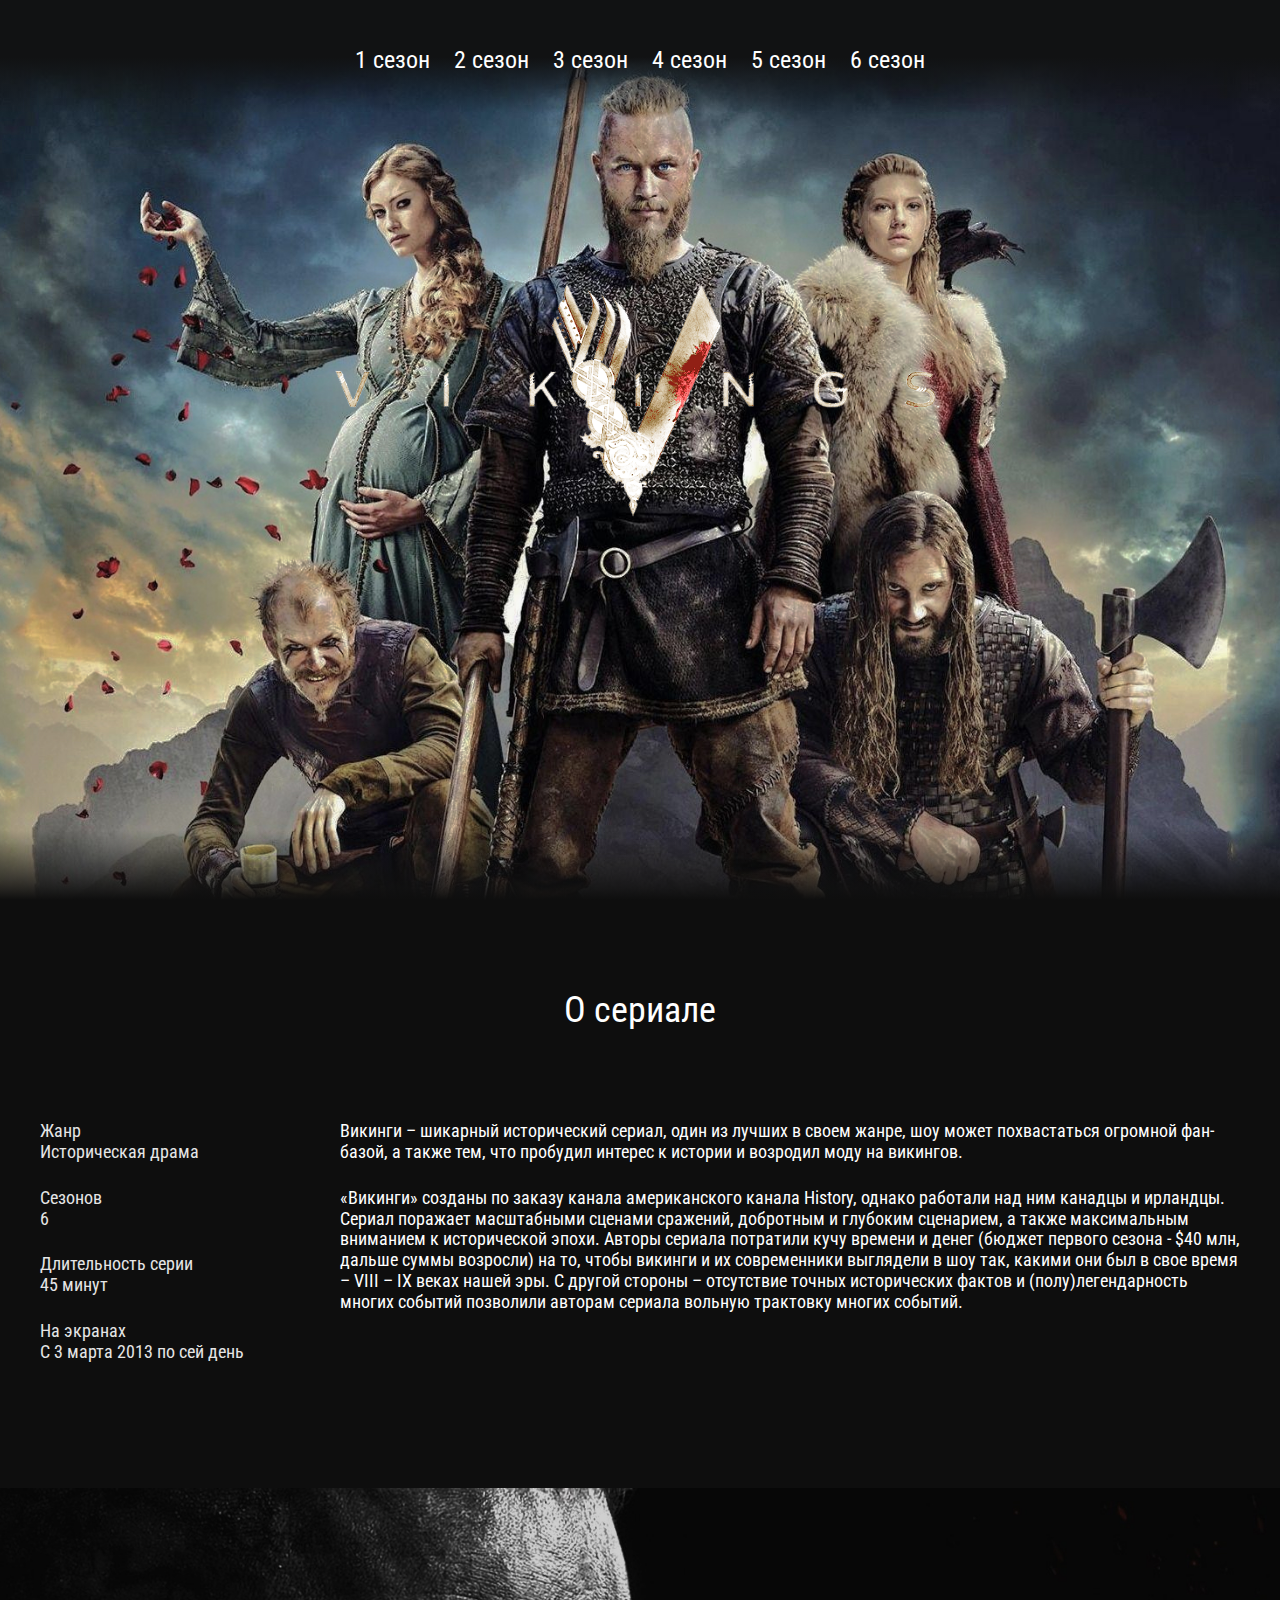
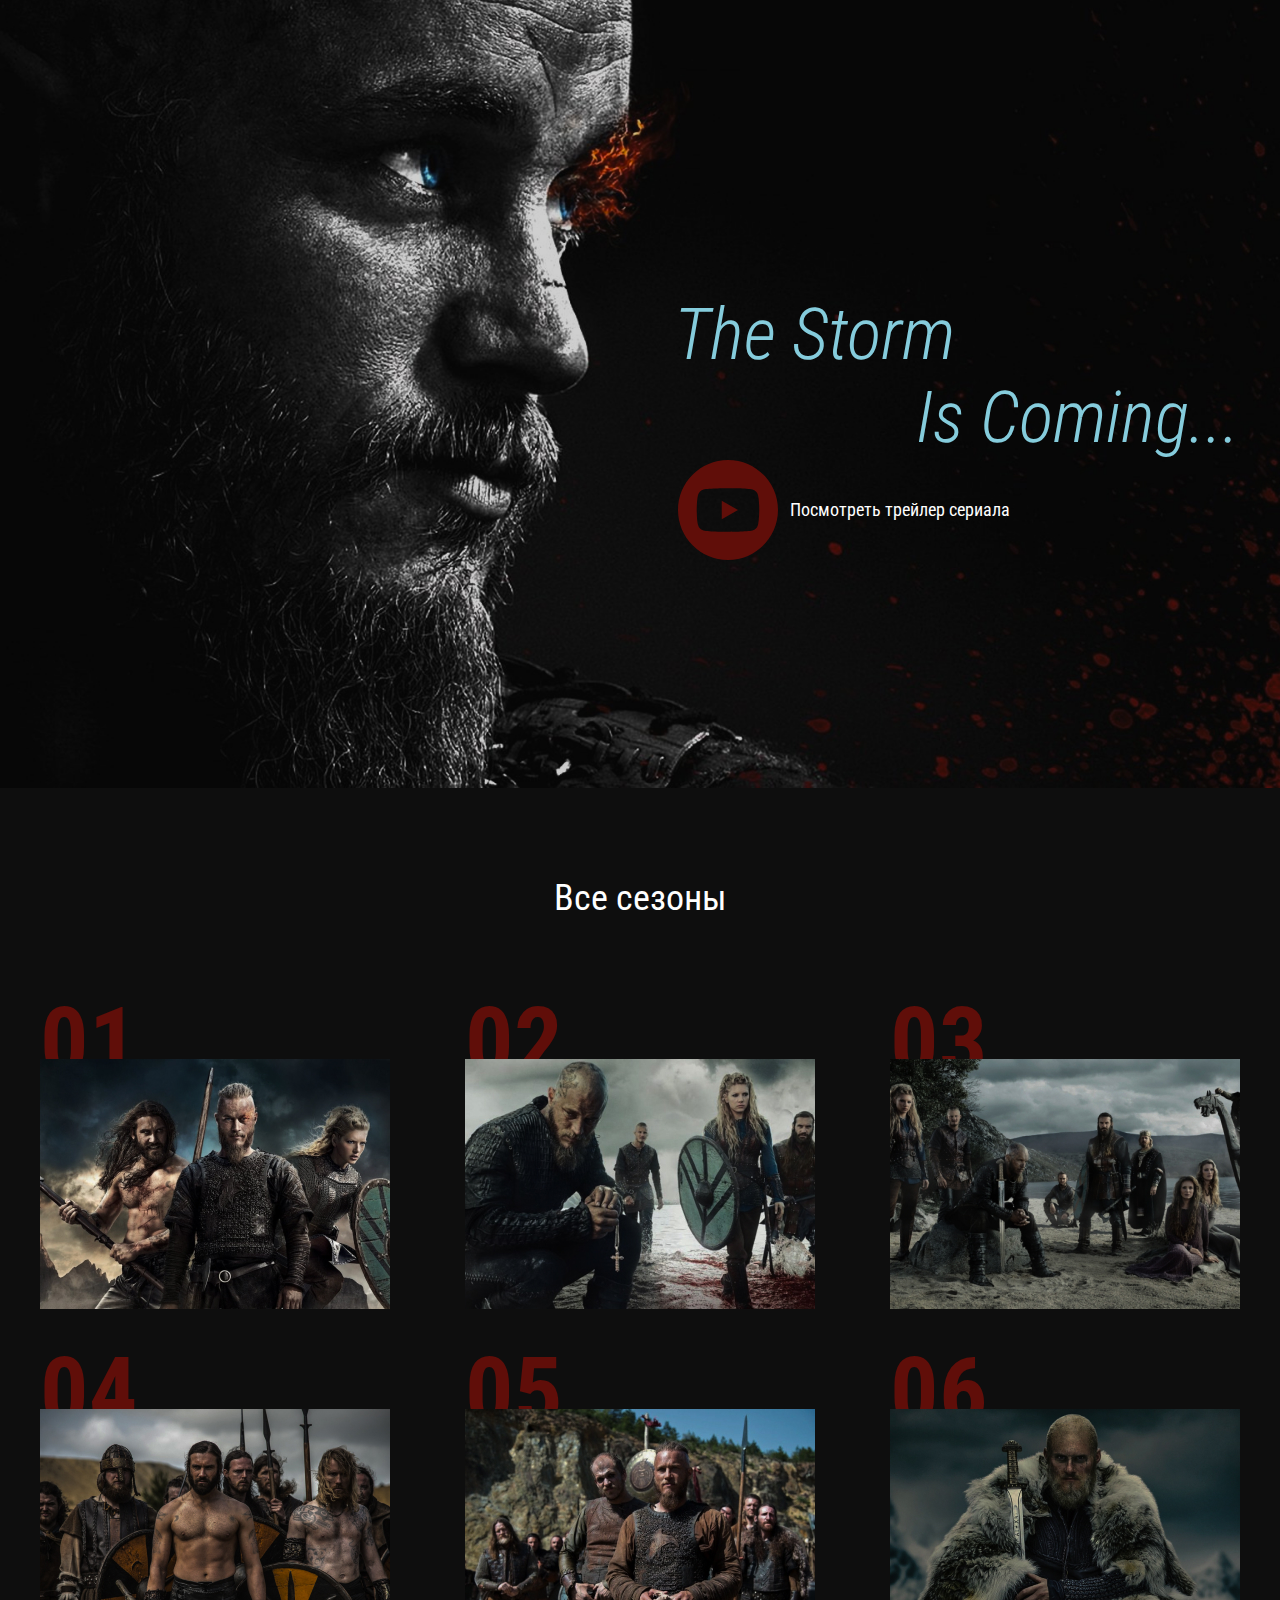
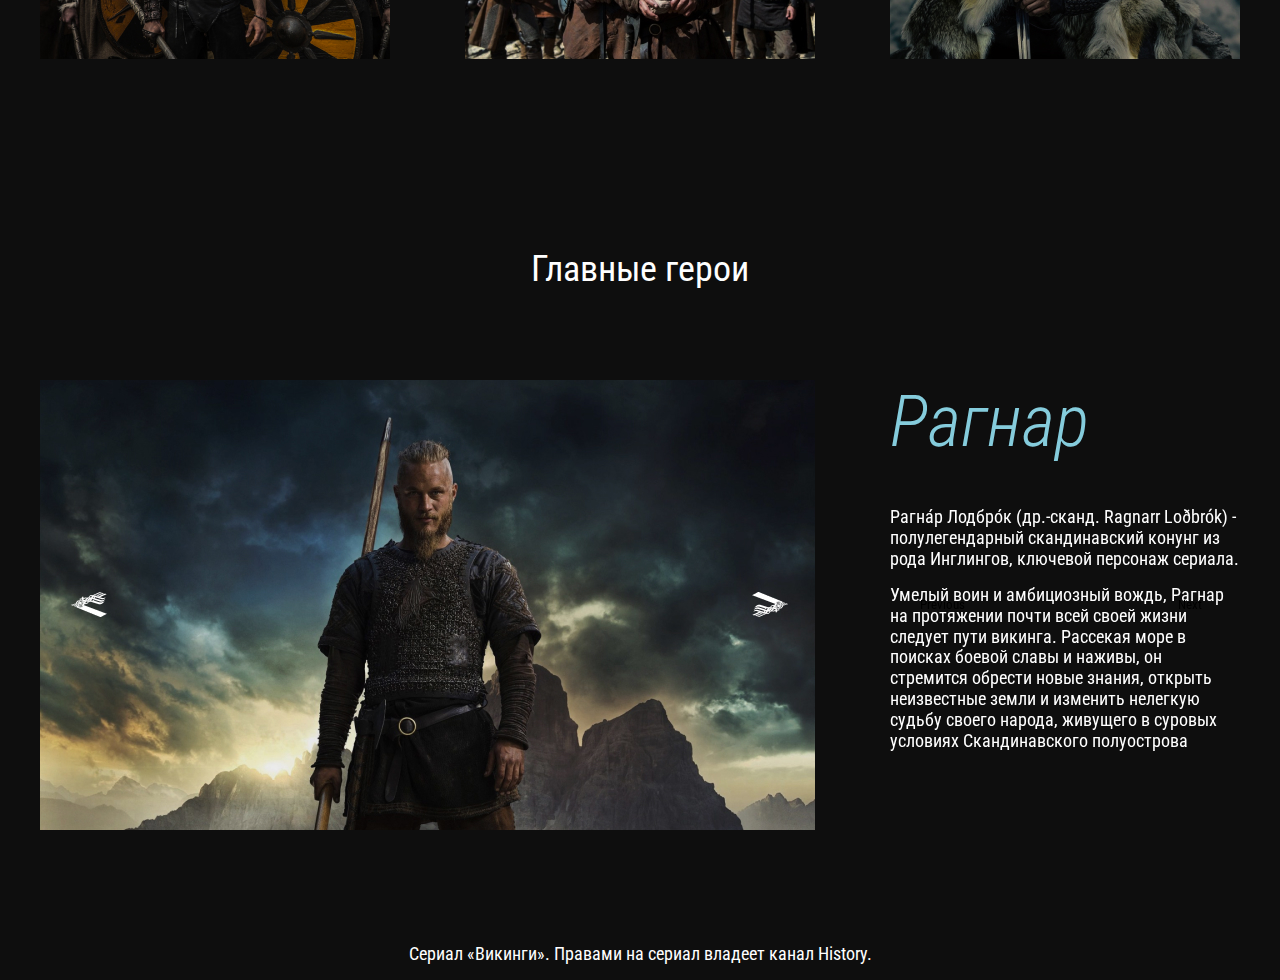
<file: index.html>
<!DOCTYPE html>
<html lang="ru">
  <head>
    <meta charset="UTF-8" />
    <meta http-equiv="X-UA-Compatible" content="IE=edge" />
    <meta name="viewport" content="width=device-width, initial-scale=1.0" />
    <link rel="stylesheet" href="css/slick.css" />
    <link rel="stylesheet" href="css/jquery.fancybox.css" />
    <link
      href="https://fonts.googleapis.com/css?family=Roboto+Condensed:300,300italic,regular,italic,700,700italic&display=swap"
      rel="stylesheet"
    />
    <link rel="stylesheet" href="css/style.css" />
    <title>Викинг</title>
  </head>
  <body>
    <header class="header">
      <nav class="menu">
        <div class="menu__btn">
          <span></span>
        </div>
        <ul class="menu__list">
          <li class="menu__list-item">
            <a class="menu__list-link" href="season-1.html">1 cезон</a>
          </li>
          <li class="menu__list-item">
            <a class="menu__list-link" href="#">2 cезон</a>
          </li>
          <li class="menu__list-item">
            <a class="menu__list-link" href="#">3 cезон</a>
          </li>
          <li class="menu__list-item">
            <a class="menu__list-link" href="#">4 cезон</a>
          </li>
          <li class="menu__list-item">
            <a class="menu__list-link" href="#">5 cезон</a>
          </li>
          <li class="menu__list-item">
            <a class="menu__list-link" href="#">6 cезон</a>
          </li>
        </ul>
      </nav>
      <div class="logo">
        <img class="logo__img" src="images/logo.png" alt="Логотип" />
      </div>
    </header>

    <section class="about section-page">
      <div class="container">
        <h3 class="title">О сериале</h3>
        <div class="about__inner">
          <ul class="about__info">
            <li class="about__info-item">
              Жанр <span>Историческая драма</span>
            </li>
            <li class="about__info-item">Сезонов <span>6</span></li>
            <li class="about__info-item">
              Длительность серии <span>45 минут</span>
            </li>
            <li class="about__info-item">
              На экранах <span>С 3 марта 2013 по сей день</span>
            </li>
          </ul>
          <div class="about__text">
            <p>
              Викинги – шикарный исторический сериал, один из лучших в своем
              жанре, шоу может похвастаться огромной фан-базой, а также тем, что
              пробудил интерес к истории и возродил моду на викингов.
            </p>
            <p>
              «Викинги» созданы по заказу канала американского канала History,
              однако работали над ним канадцы и ирландцы. Сериал поражает
              масштабными сценами сражений, добротным и глубоким сценарием, а
              также максимальным вниманием к исторической эпохи. Авторы сериала
              потратили кучу времени и денег (бюджет первого сезона - $40 млн,
              дальше суммы возросли) на то, чтобы викинги и их современники
              выглядели в шоу так, какими они был в свое время – VIII – IX веках
              нашей эры. С другой стороны – отсутствие точных исторических
              фактов и (полу)легендарность многих событий позволили авторам
              сериала вольную трактовку многих событий.
            </p>
          </div>
        </div>
      </div>
    </section>

    <section class="video">
      <div class="container">
        <h3 class="video__text">
          <span>The Storm</span>
          Is Coming...
        </h3>
        <a class="video__btn" data-fancybox href="https://youtu.be/CtDurWIauoE"
          >Посмотреть трейлер сериала</a
        >
      </div>
    </section>

    <section class="seasons section-page">
      <div class="container">
        <h3 class="title">Все сезоны</h3>
        <ol class="seasons__inner">
          <li
            class="seasons__item"
            style="background-image: url(images/seasons-img1.jpg)"
          >
            <a class="seasons__link" href="season-1.html">Cмотреть</a>
          </li>
          <li
            class="seasons__item"
            style="background-image: url(images/seasons-img2.jpg)"
          >
            <a class="seasons__link" href="#">Cмотреть</a>
          </li>
          <li
            class="seasons__item"
            style="background-image: url(images/seasons-img3.jpg)"
          >
            <a class="seasons__link" href="#">Cмотреть</a>
          </li>
          <li
            class="seasons__item"
            style="background-image: url(images/seasons-img4.jpg)"
          >
            <a class="seasons__link" href="#">Cмотреть</a>
          </li>
          <li
            class="seasons__item"
            style="background-image: url(images/seasons-img5.jpg)"
          >
            <a class="seasons__link" href="#">Cмотреть</a>
          </li>
          <li
            class="seasons__item"
            style="background-image: url(images/seasons-img6.jpg)"
          >
            <a class="seasons__link" href="#">Cмотреть</a>
          </li>
        </ol>
      </div>
    </section>

    <section class="heroes section-page">
      <div class="container">
        <h3 class="title">Главные герои</h3>
        <div class="heroes__inner">
          <div class="heroes__slider-img">
            <img class="heroes__images" src="images/hero-1.jpg" alt="" />
            <img class="heroes__images" src="images/hero-1.jpg" alt="" />
            <img class="heroes__images" src="images/hero-1.jpg" alt="" />
          </div>
          <div class="heroes__slider-text">
            <div class="heroes__text">
              <h4 class="heroes__name">Рагнар</h4>
              <p>
                Рагна́р Лодбро́к (др.-сканд. Ragnarr Loðbrók) - полулегендарный
                скандинавский конунг из рода Инглингов, ключевой персонаж
                сериала.
              </p>
              <p>
                Умелый воин и амбициозный вождь, Рагнар на протяжении почти всей
                своей жизни следует пути викинга. Рассекая море в поисках боевой
                славы и наживы, он стремится обрести новые знания, открыть
                неизвестные земли и изменить нелегкую судьбу своего народа,
                живущего в суровых условиях Скандинавского полуострова
              </p>
            </div>
            <div class="heroes__text">
              <h4 class="heroes__name">Рагнар2</h4>
              <p>
                Рагна́р Лодбро́к (др.-сканд. Ragnarr Loðbrók) - полулегендарный
                скандинавский конунг из рода Инглингов, ключевой персонаж
                сериала.
              </p>
              <p>
                Умелый воин и амбициозный вождь, Рагнар на протяжении почти всей
                своей жизни следует пути викинга. Рассекая море в поисках боевой
                славы и наживы, он стремится обрести новые знания, открыть
                неизвестные земли и изменить нелегкую судьбу своего народа,
                живущего в суровых условиях Скандинавского полуострова
              </p>
            </div>
            <div class="heroes__text">
              <h4 class="heroes__name">Рагнар3</h4>
              <p>
                Рагна́р Лодбро́к (др.-сканд. Ragnarr Loðbrók) - полулегендарный
                скандинавский конунг из рода Инглингов, ключевой персонаж
                сериала.
              </p>
              <p>
                Умелый воин и амбициозный вождь, Рагнар на протяжении почти всей
                своей жизни следует пути викинга. Рассекая море в поисках боевой
                славы и наживы, он стремится обрести новые знания, открыть
                неизвестные земли и изменить нелегкую судьбу своего народа,
                живущего в суровых условиях Скандинавского полуострова
              </p>
            </div>
          </div>
        </div>
      </div>
    </section>

    <footer class="footer">
      <div class="container">
        <p class="copy">
          Сериал «Викинги». Правами на сериал владеет канал History.
        </p>
      </div>
    </footer>
    <script src="https://ajax.googleapis.com/ajax/libs/jquery/3.4.1/jquery.min.js"></script>
    <script src="js/jquery.fancybox.min.js"></script>
    <script src="js/slick.min.js"></script>
    <script src="js/script.js"></script>
  </body>
</html>
</file>
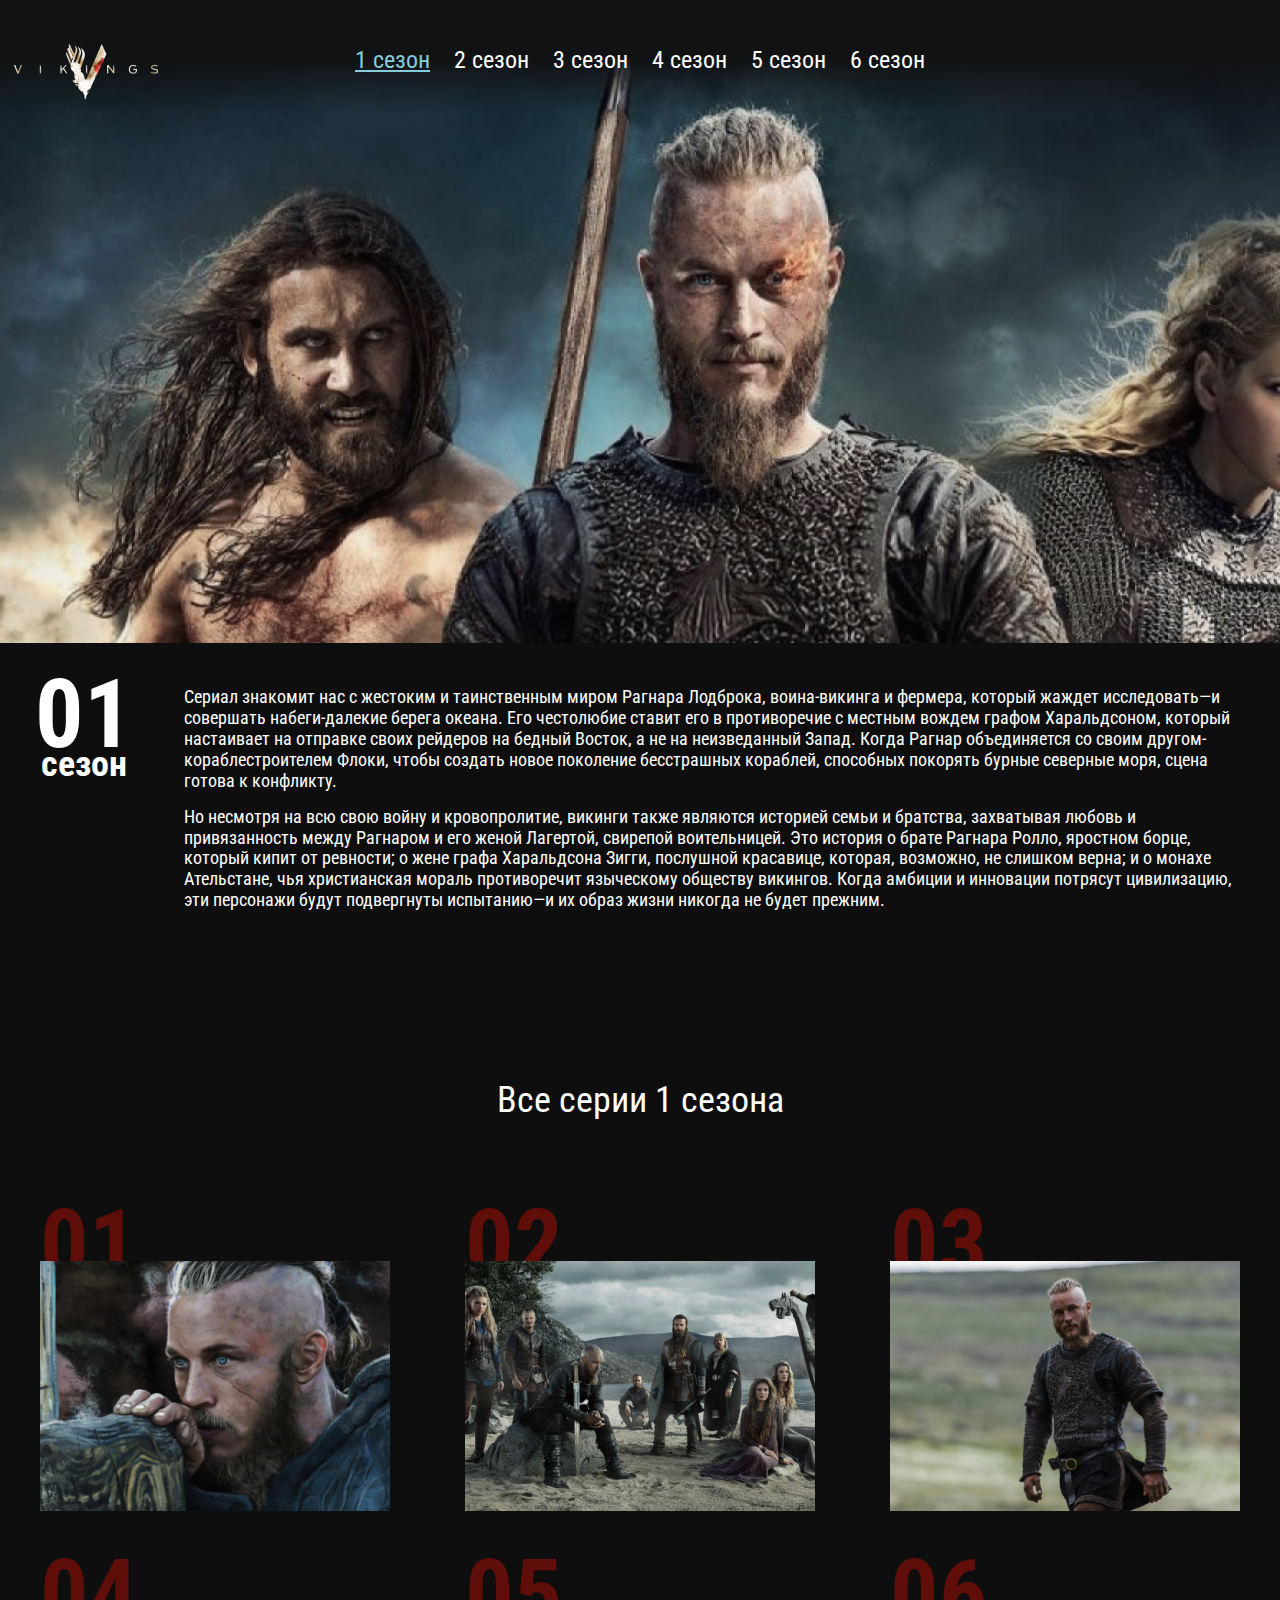
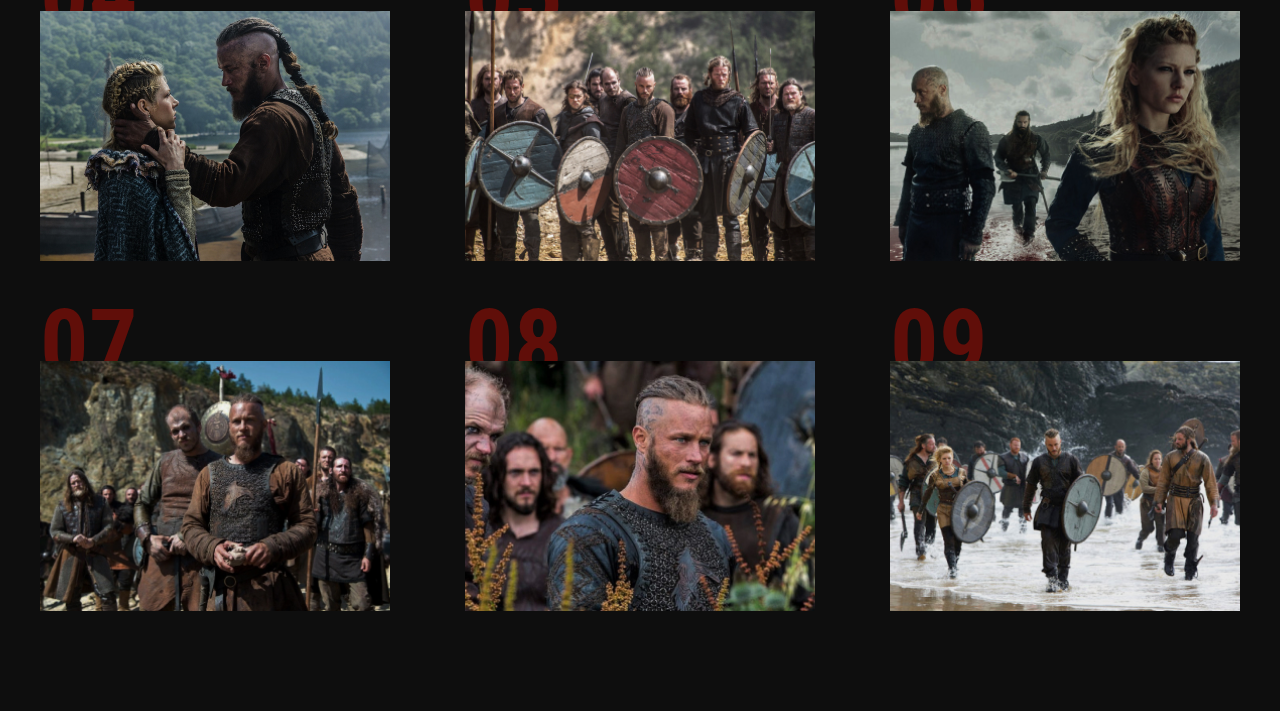
<file: season-1.html>
<!DOCTYPE html>
<html lang="en">
  <head>
    <meta charset="UTF-8" />
    <meta http-equiv="X-UA-Compatible" content="IE=edge" />
    <meta name="viewport" content="width=device-width, initial-scale=1.0" />
    <link rel="stylesheet" href="css/slick.css" />
    <link rel="stylesheet" href="css/jquery.fancybox.css" />
    <link
      href="https://fonts.googleapis.com/css?family=Roboto+Condensed:300,300italic,regular,italic,700,700italic&display=swap"
      rel="stylesheet"
    />
    <link rel="stylesheet" href="css/style.css" />
    <title>Document</title>
  </head>
  <body>
    <header class="page-header">
      <nav class="menu">
        <div class="menu__btn">
          <span></span>
        </div>
        <div class="menu__container">
          <a class="page-logo" href="index.html">
            <img src="images/page-logo.png" alt="" />
          </a>
          <ul class="menu__list">
            <li class="menu__list-item">
              <a class="menu__list-link menu__list-link--active" href="#"
                >1 cезон</a
              >
            </li>
            <li class="menu__list-item">
              <a class="menu__list-link" href="#">2 cезон</a>
            </li>
            <li class="menu__list-item">
              <a class="menu__list-link" href="#">3 cезон</a>
            </li>
            <li class="menu__list-item">
              <a class="menu__list-link" href="#">4 cезон</a>
            </li>
            <li class="menu__list-item">
              <a class="menu__list-link" href="#">5 cезон</a>
            </li>
            <li class="menu__list-item">
              <a class="menu__list-link" href="#">6 cезон</a>
            </li>
          </ul>
        </div>
      </nav>
      <div class="season-info">
        <div class="season-info__num">
          01
          <span>cезон</span>
        </div>
        <div class="season-info__text">
          <p>
            Сериал знакомит нас с жестоким и таинственным миром Рагнара
            Лодброка, воина-викинга и фермера, который жаждет исследовать—и
            совершать набеги-далекие берега океана. Его честолюбие ставит его в
            противоречие с местным вождем графом Харальдсоном, который
            настаивает на отправке своих рейдеров на бедный Восток, а не на
            неизведанный Запад. Когда Рагнар объединяется со своим
            другом-кораблестроителем Флоки, чтобы создать новое поколение
            бесстрашных кораблей, способных покорять бурные северные моря, сцена
            готова к конфликту.
          </p>
          <p>
            Но несмотря на всю свою войну и кровопролитие, викинги также
            являются историей семьи и братства, захватывая любовь и
            привязанность между Рагнаром и его женой Лагертой, свирепой
            воительницей. Это история о брате Рагнара Ролло, яростном борце,
            который кипит от ревности; о жене графа Харальдсона Зигги, послушной
            красавице, которая, возможно, не слишком верна; и о монахе
            Ательстане, чья христианская мораль противоречит языческому обществу
            викингов. Когда амбиции и инновации потрясут цивилизацию, эти
            персонажи будут подвергнуты испытанию—и их образ жизни никогда не
            будет прежним.
          </p>
        </div>
      </div>
    </header>

    <section class="seasons section-page">
      <div class="container">
        <h3 class="title">Все серии 1 сезона</h3>
        <ol class="seasons__inner">
          <li
            class="seasons__item"
            style="background-image: url(images/seasons-1img1.jpg)"
          >
            <a
              class="seasons__link"
              data-fancybox="gallery"
              href="https://youtu.be/CtDurWIauoE?autoplay=0"
              >Cмотреть</a
            >
          </li>
          <li
            class="seasons__item"
            style="background-image: url(images/seasons-1img2.jpg)"
          >
            <a
              class="seasons__link"
              data-fancybox="gallery"
              href="https://youtu.be/CtDurWIauoE?autoplay=0"
              >Cмотреть</a
            >
          </li>
          <li
            class="seasons__item"
            style="background-image: url(images/seasons-1img3.jpg)"
          >
            <a
              class="seasons__link"
              data-fancybox="gallery"
              href="https://youtu.be/CtDurWIauoE?autoplay=0"
              >Cмотреть</a
            >
          </li>
          <li
            class="seasons__item"
            style="background-image: url(images/seasons-1img4.jpg)"
          >
            <a
              class="seasons__link"
              data-fancybox="gallery"
              href="https://youtu.be/CtDurWIauoE?autoplay=0"
              >Cмотреть</a
            >
          </li>
          <li
            class="seasons__item"
            style="background-image: url(images/seasons-1img5.jpg)"
          >
            <a
              class="seasons__link"
              data-fancybox="gallery"
              href="https://youtu.be/CtDurWIauoE?autoplay=0"
              >Cмотреть</a
            >
          </li>
          <li
            class="seasons__item"
            style="background-image: url(images/seasons-1img6.jpg)"
          >
            <a
              class="seasons__link"
              data-fancybox="gallery"
              href="https://youtu.be/CtDurWIauoE?autoplay=0"
              >Cмотреть</a
            >
          </li>
          <li
            class="seasons__item"
            style="background-image: url(images/seasons-1img7.jpg)"
          >
            <a
              class="seasons__link"
              data-fancybox="gallery"
              href="https://youtu.be/CtDurWIauoE?autoplay=0"
              >Cмотреть</a
            >
          </li>
          <li
            class="seasons__item"
            style="background-image: url(images/seasons-1img8.jpg)"
          >
            <a
              class="seasons__link"
              data-fancybox="gallery"
              href="https://youtu.be/CtDurWIauoE?autoplay=0"
              >Cмотреть</a
            >
          </li>
          <li
            class="seasons__item"
            style="background-image: url(images/seasons-1img9.jpg)"
          >
            <a
              class="seasons__link"
              data-fancybox="gallery"
              href="https://youtu.be/CtDurWIauoE?autoplay=0"
              >Cмотреть</a
            >
          </li>
        </ol>
      </div>
    </section>
    <script src="https://ajax.googleapis.com/ajax/libs/jquery/3.4.1/jquery.min.js"></script>
    <script src="js/jquery.fancybox.min.js"></script>
    <script src="js/slick.min.js"></script>
    <script src="js/script.js"></script>
  </body>
</html>
</file>
<file: css/style.css>
/*Обнуление*/
* {
   padding: 0;
   margin: 0;
   border: 0;
}

*,
*:before,
*:after {
   -moz-box-sizing: border-box;
   -webkit-box-sizing: border-box;
   box-sizing: border-box;
}

:focus,
:active {
   outline: none;
}

a:focus,
a:active {
   outline: none;
}

nav,
footer,
header,
aside {
   display: block;
}

html,
body {
   height: 100%;
   width: 100%;
   font-size: 100%;
   line-height: 1;
   font-size: 14px;
   -ms-text-size-adjust: 100%;
   -moz-text-size-adjust: 100%;
   -webkit-text-size-adjust: 100%;
}

input,
button,
textarea {
   font-family: inherit;
}

input::-ms-clear {
   display: none;
}

button {
   cursor: pointer;
}

button::-moz-focus-inner {
   padding: 0;
   border: 0;
}

a,
a:visited {
   text-decoration: none
}

a:hover {
   text-decoration: none;
}

ul li {
   list-style: none;
}

img {
   vertical-align: top;
}

h1,
h2,
h3,
h4,
h5,
h6 {
   font-size: inherit;
   font-weight: inherit;
}

/*-----------------*/
body {
   font-family: 'Roboto Condensed', sans-serif;
   font-weight: 400;
   font-size: 18px;
   line-height: 116%;
   background-color: #0E0E0E;
   color: #fff;
}

.container {
   max-width: 1220px;
   padding: 0 10px;
   margin: 0 auto;
}

.section-page {
   padding: 100px 0;
}

.title {
   font-weight: 400;
   font-size: 36px;
   text-align: center;
   margin-bottom: 100px;
}

/* ----------------------------------------------------------------------- */
.header {
   background-image: url(../images/header-bg.jpg);
   background-position: center 50px;
   background-repeat: no-repeat;
   background-size: cover;
   height: 100vh;
   text-align: center;
   position: relative;
}

.header::after {
   content: "";
   position: absolute;
   width: 100%;
   bottom: 0;
   height: 70px;
   background: linear-gradient(180deg, #0E0E0E 0%, rgba(17, 17, 17, 0.850295) 16.53%, rgba(32, 31, 33, 0) 100%);
   transform: rotate(180deg);
   left: 0;
}

.menu {
   padding: 50px 0 58px;
   background: linear-gradient(180deg, #111213 0%, #111213 43.62%, rgba(32, 31, 33, 0) 86.33%);
}


.menu__list {
   display: flex;
   justify-content: center;
   align-items: center;
}

.menu__list-item {
   padding: 0 12px;
}

.menu__list-link {
   color: #FFFFFF;
   font-size: 36px;
   transition: all .3s;
}

.menu__list-link:hover {
   color: #85CCDC;
   text-decoration: underline;
}

.logo {
   /* margin: 0 auto; */
   padding-top: 17vh;
}

.logo__img {
   object-fit: cover;
   /* max-width: 590px;
   height: 230px; */
}

/* ----------------------------------------------------------------- */
.about {}

.about__inner {
   display: flex;
}

.about__info {
   width: 375px;
   margin-right: 50px;
   flex: none;
}

.about__info-item {
   color: #E5E5E5;
   margin-bottom: 25px;
}

.about__info-item span {
   display: block;
}

.about__text p {
   margin-bottom: 25px;
}

/* ------------------------------------------------------------------------ */
.video {
   background-image: url(../images/video-bg1.jpg);
   background-position: center;
   background-repeat: no-repeat;
   background-size: cover;
   height: 100vh;
   text-align: right;
}

.video__text {
   font-style: italic;
   font-weight: 300;
   font-size: 72px;
   line-height: 116%;
   color: #85CCDC;
   padding-top: 45vh;
   margin-bottom: 40px;
}

.video__text span {
   display: block;
   padding-right: 285px;
}

.video__btn {
   color: #fff;
   padding-left: 112px;
   position: relative;
   margin-right: 230px;
}

.video__btn::before {
   content: "";
   position: absolute;
   width: 100px;
   height: 100px;
   left: 0;
   background-image: url(../images/youtube.svg);
   transform: translateY(-40%);
}

/* --------------------------------------------------------------- */
.seasons {}

.title {}

.seasons__inner {
   display: grid;
   grid-template-columns: repeat(auto-fill, minmax(285px, 1fr));
   grid-gap: 100px 75px;
   counter-reset: counter;
   padding-top: 50px;
}

.seasons__item {
   height: 250px;
   background-repeat: no-repeat;
   background-position: center;
   background-size: cover;
   position: relative;
   list-style: none;
   display: flex;
   justify-content: center;
   align-items: center;
}

.seasons__item:hover .seasons__link {
   opacity: 1;
}

.seasons__item:hover::after {
   content: '';
   position: absolute;
   top: 0;
   left: 0;
   right: 0;
   bottom: 0;
   background: rgba(14, 14, 14, 0.8);
}

.seasons__item::before {
   content: '0'counter(counter);
   counter-increment: counter;
   position: absolute;
   font-weight: 700;
   font-size: 96px;
   line-height: 116%;
   color: #600E09;
   left: 0;
   top: -72px;
   z-index: -1;
}

.seasons__item:nth-child(n+10)::before {
   content: counter(counter);
}

.seasons__link {
   font-weight: 400;
   font-size: 36px;
   line-height: 116%;
   color: #fff;
   background-color: #0E0E0E;
   padding: 12px 78px;
   opacity: 0;
   transition: all .5s;
   z-index: 2;
}

/* ------------------------------------------------------------ */
.heroes {}

.title {}

.heroes__inner {
   display: flex;
   justify-content: space-between;
}

.heroes__slider-img {
   max-width: 775px;
}

.slick-arrow {
   background-color: transparent;
   position: absolute;
   width: 25px;
   height: 36px;
   top: 50%;
   transform: translateY(-50%);
   z-index: 3;
}

.slick-prev {
   left: 30px;
}

.slick-next {
   right: 38px;
}

.heroes__images {}

.heroes__slider-text {
   max-width: 350px;
}

.heroes__name {
   font-style: italic;
   font-weight: 300;
   font-size: 72px;
   line-height: 116%;
   color: #85CCDC;
   margin-bottom: 44px;
}

.heroes__text p {
   margin-bottom: 15px;
}

/* ----------------------------------------------------------- */
.copy {
   padding: 14px 0 15px;
   text-align: center;
}

/* ------------------------------------------------------------- */
/* start seasons-1 */

.menu__list-link--active {
   color: #85CCDC;
   text-decoration: underline;
}

.page-logo {
   position: absolute;
   left: 0;
}

.page-header {
   background-image: url(../images/season-1bg.jpg);
   background-position: top center;
   background-size: cover;
   background-repeat: no-repeat;
   height: 90vh;
   position: relative;
}

.menu__container {
   position: relative;
   max-width: 1383px;
   margin: 0 auto;
}

.season-info {
   position: absolute;
   display: flex;
   max-width: 1383px;
   background-color: #0E0E0E;
   padding: 44px 47px 64px 35px;
   bottom: 0;
   left: 0;
   right: 0;
   margin: 0 auto;
}

.season-info__num {
   font-weight: bold;
   font-size: 96px;
   line-height: 58%;
   text-align: center;
   margin-right: 51px;
}

.season-info__num span {
   display: block;
   font-weight: bold;
   font-size: 36px;
   line-height: 42px;
}

.season-info__text {}

.season-info__text p {
   margin-bottom: 15px;
}

.slick-dots {
   display: flex;
   align-items: center;
   justify-content: center;
   padding-bottom: 10px;
}

.slick-dots li {
   margin: 0px 10px;
}

.slick-dots button {
   font-size: 0;
   width: 10px;
   height: 10px;
   background-color: #fff;
   border-radius: 50%;
}

.slick-active button {
   background-color: transparent;
   border: 1px solid #fff;
}

.menu__btn {
   display: none;
}

/* end seasons-1 */

/* ----------------------------------------------------------- */
@media (max-width: 1420px) {
   .page-logo {
      left: 10px;
      top: -6px;
   }
}

@media (max-width: 1366px) {
   .logo__img {
      width: 50%;
   }

   .menu__list-link {
      font-size: 24px;
   }

   .about__info {
      width: 250px;
   }

   .page-header {
      height: 110vh;
   }
}

@media (max-width: 1200px) {
   .heroes__inner {
      display: block;
   }

   .heroes__slider-text {
      max-width: 100%;
      padding-top: 50px;
   }

   .heroes__slider-img {
      max-width: 100%;
   }
}

@media (max-width: 1080px) {
   .seasons__item {
      height: 340px;
   }
}

@media (max-width: 992px) {
   .page-logo {
      display: none;
   }
}

@media (max-width: 768px) {
   body {
      font-size: 16px;
   }

   .about__inner {
      display: block;
   }

   .section-page {
      padding: 50px 0;
   }

   .title {
      margin-bottom: 50px;
      font-size: 28px;
   }

   .video__text {
      font-size: 48px;
   }

   .video__text span {
      padding-right: 200px;
   }

   .video__btn {
      margin-right: 0;
      padding-left: 62px;
   }

   .video__btn::before {
      width: 50px;
      height: 50px;
      background-size: cover;
   }

   .seasons__inner {
      grid-gap: 80px 35px;
   }

   .season-info {
      display: block;
   }

   .season-info__num {
      text-align: left;
      font-size: 50px;
   }

   .season-info__num span {
      font-size: 25px;
   }

   .season-info {
      padding: 30px 10px 0px 10px;
   }
}

@media (max-width: 640px) {
   body.lock {
      overflow: hidden;
   }

   .header {
      background-position: center;
   }

   .page-header {
      height: 140vh;
   }

   .menu {
      text-align: center;
   }

   .menu__list {
      display: block;
   }

   .menu__list-link {
      display: block;
      padding: 10px 0;
   }

   .logo__img {
      padding-top: 21vh;
   }

   .menu__btn {
      display: block;
      position: fixed;
      width: 30px;
      height: 20px;
      z-index: 5;
      right: 10px;
      border: none;
   }

   .menu__btn span {
      position: absolute;
      background-color: #fff;
      width: 100%;
      height: 2px;
      left: 0;
      top: 9px;
      transition: all 0.3s ease 0s;
   }

   .menu__btn::before,
   .menu__btn::after {
      content: "";
      position: absolute;
      background-color: #fff;
      width: 100%;
      height: 2px;
      left: 0;
      transition: all 0.3s ease 0s;
   }

   .menu__btn.active span {
      transform: scale(0);
   }

   /* .header__burger::before {
      top: 0;
   } */

   .menu__btn::after {
      bottom: 0;
   }

   .menu__btn.active::before {
      transform: rotate(45deg);
      top: 9px;
   }

   .menu__btn.active::after {
      transform: rotate(-45deg);
      bottom: 9px;
   }

   .menu__list {
      position: fixed;
      overflow: auto;
      top: -100%;
      left: 0;
      width: 100%;
      height: 100%;
      background-color: #000;
      padding: 100px 10px 20px 10px;
      transition: all 0.3s ease 0s;
      z-index: 1;
   }

   .menu__list.active {
      top: 0;
   }

   .menu__list-item {
      padding: 10px 12px;
   }

   .page-logo {
      display: block;
      z-index: 3;
   }
}

@media (max-width: 414px) {
   .seasons__item {
      height: 203px;
   }
}
</file>
